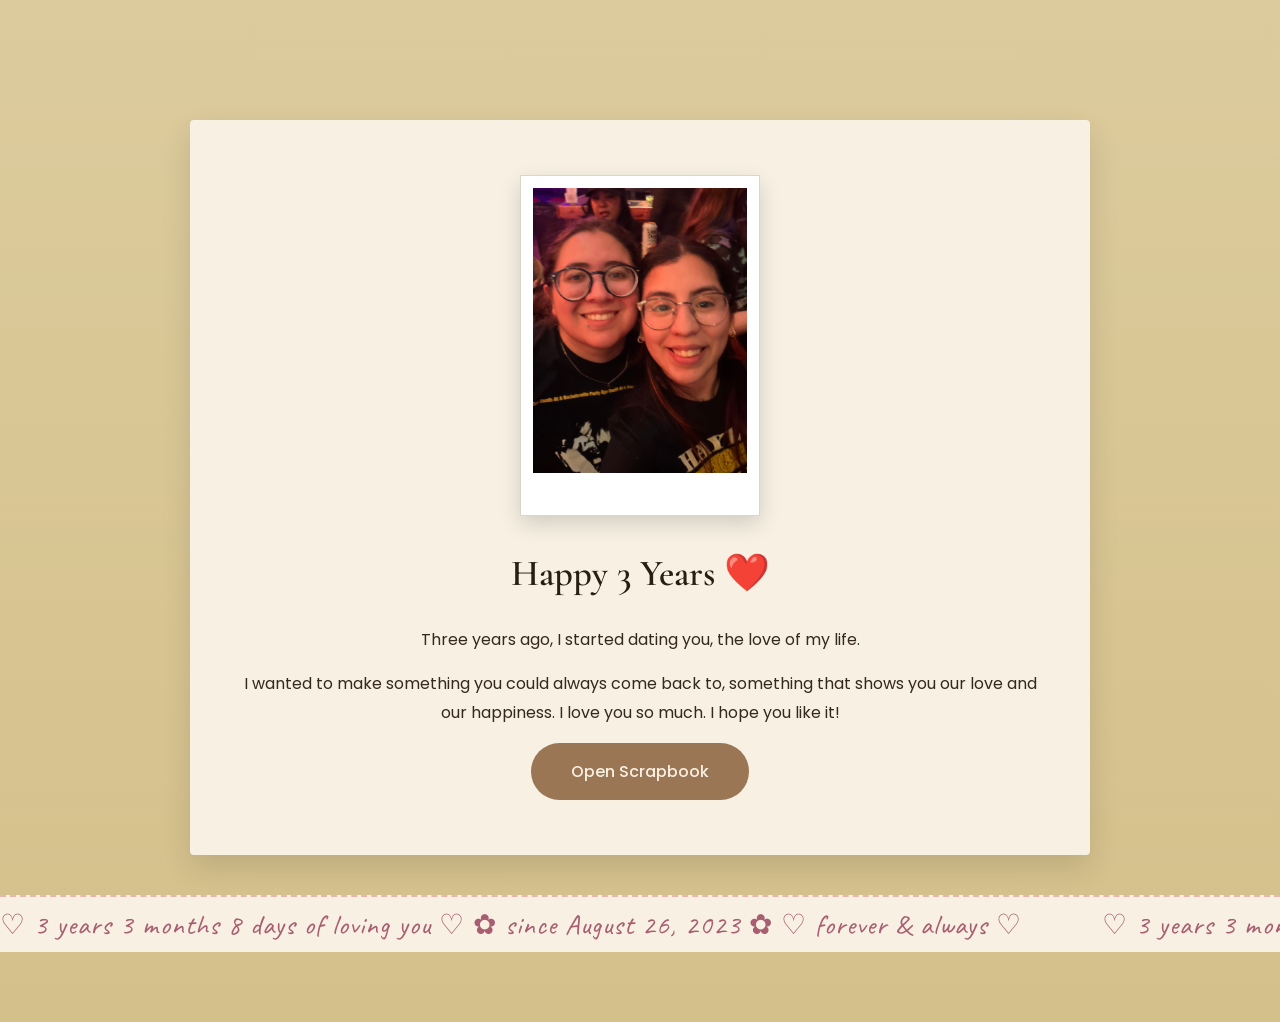
<file: index.html>
<!DOCTYPE html>
<html lang="en">

<head>
    <meta charset="UTF-8">
    <meta name="viewport" content="width=device-width, initial-scale=1.0">

    <title>Happy 3 Years ❤️</title>

    <link rel="preconnect" href="https://fonts.googleapis.com">
    <link rel="preconnect" href="https://fonts.gstatic.com" crossorigin>

    <link href="https://fonts.googleapis.com/css2?family=Caveat:wght@600&family=Cormorant+Garamond:wght@400;600;700&family=Poppins:wght@300;400;500&display=swap" rel="stylesheet">

    <link rel="stylesheet" href="style.css">
</head>


<body>

<header>

    <img src="images/cover.jpg" alt="A photo of us" class="cover-photo">

    <h1>Happy 3 Years ❤️</h1>


    <p>
        Three years ago, I started dating you, the love of my life.
    </p>


    <p>
        I wanted to make something you could always come back to, something that shows you our love and our happiness.
        I love you so much. I hope you like it!
    </p>


    <a href="gallery.html">
        <button>Open Scrapbook</button>
    </a>

</header>



<!-- Anniversary ticker -->
<div class="love-ticker">

    <div class="ticker-track">

        <span id="anniversary-counter">
            ♡ 3 years 0 months 0 days of loving you ♡
        </span>

        <span id="anniversary-counter-copy">
            ♡ 3 years 0 months 0 days of loving you ♡
        </span>

    </div>

</div>

<script src="script.js"></script>

</body>
</html>
</file>
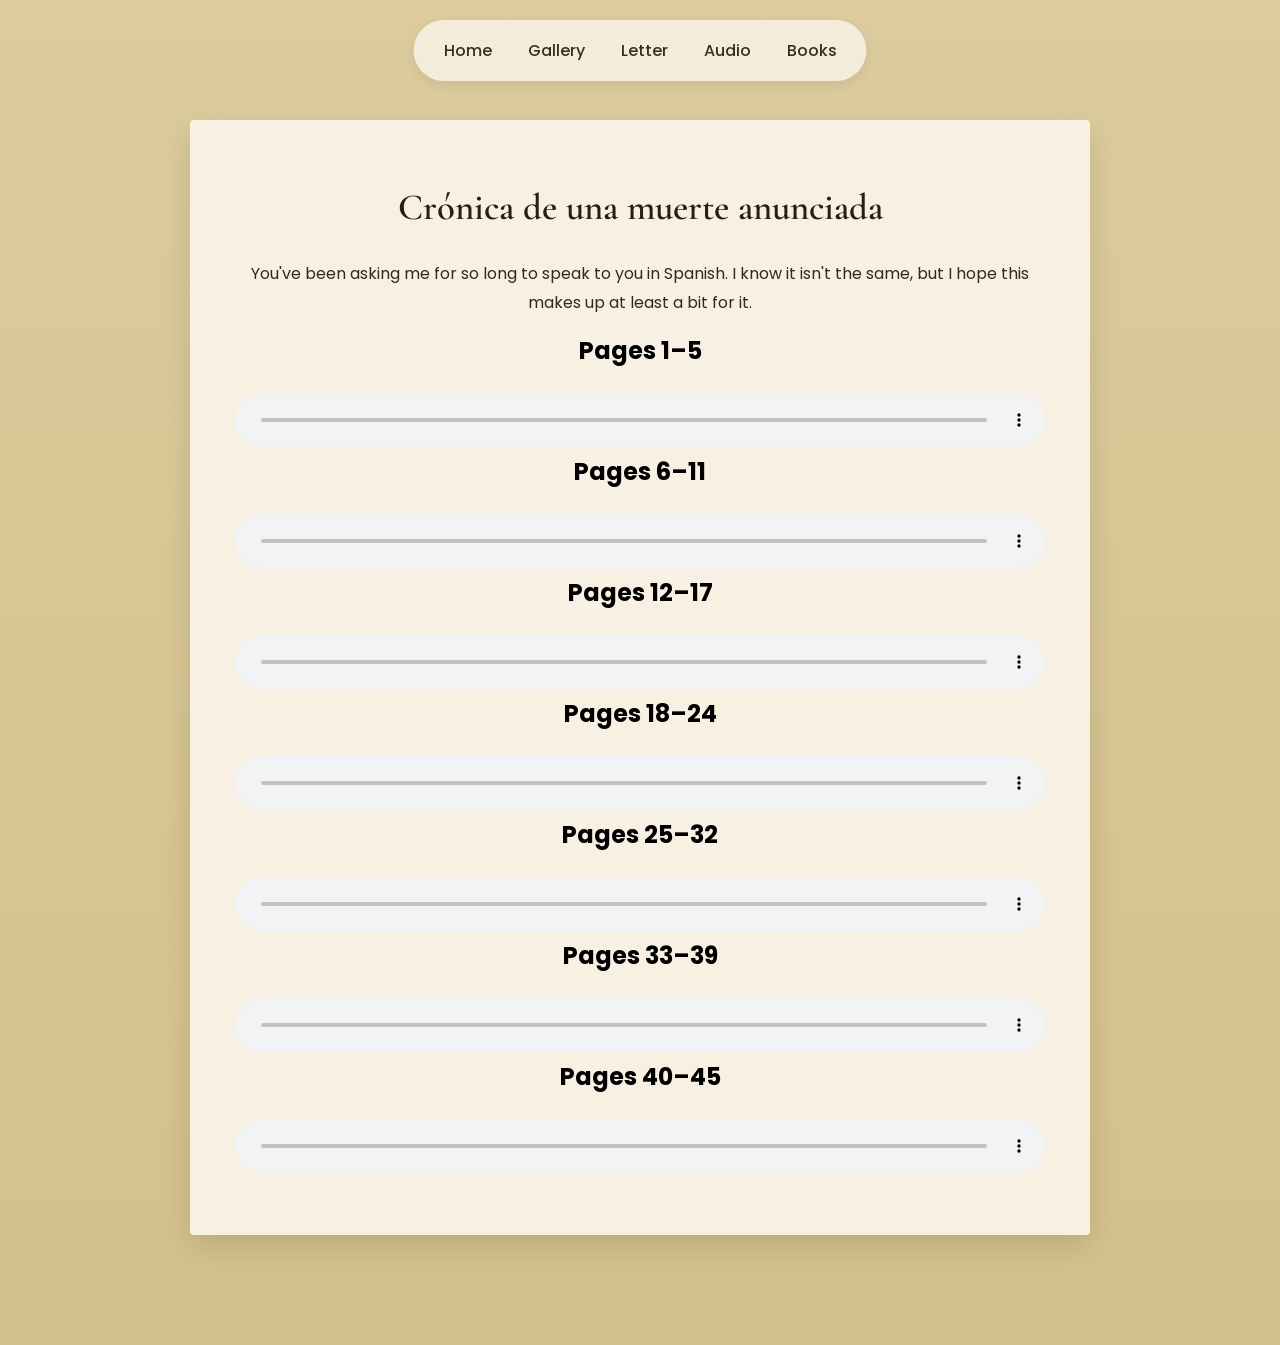
<file: audio.html>
<!DOCTYPE html>
<html lang="en">

<head>
    <meta charset="UTF-8">
    <meta name="viewport" content="width=device-width, initial-scale=1.0">

    <title>Audio ❤️</title>

    <link rel="preconnect" href="https://fonts.googleapis.com">
    <link rel="preconnect" href="https://fonts.gstatic.com" crossorigin>

    <link href="https://fonts.googleapis.com/css2?family=Cormorant+Garamond:wght@400;600;700&family=Poppins:wght@300;400;500&display=swap" rel="stylesheet">

    <link rel="stylesheet" href="style.css">
</head>

<body>

<nav>
    <a href="index.html">Home</a>
    <a href="gallery.html">Gallery</a>
    <a href="letter.html">Letter</a>
    <a href="audio.html">Audio</a>
    <a href="books.html">Books</a>
</nav>


<header>

    <h1>Crónica de una muerte anunciada</h1>

    <p>
        You've been asking me for so long to speak to you in Spanish.
        I know it isn't the same, but I hope this makes up at least a bit for it.
    </p>


    <!-- PART 1 -->

    <h2>Pages 1–5</h2>

    <audio controls>
        <source src="audio/reading-part-1.m4a" type="audio/mp4">
        Your browser does not support audio.
    </audio>


    <!-- PART 2 -->

    <h2>Pages 6–11</h2>

    <audio controls>
        <source src="audio/reading-part-2.m4a" type="audio/mp4">
        Your browser does not support audio.
    </audio>


    <!-- PART 3 -->

    <h2>Pages 12–17</h2>

    <audio controls>
        <source src="audio/reading-part-3.m4a" type="audio/mp4">
        Your browser does not support audio.
    </audio>


    <!-- PART 4 -->

    <h2>Pages 18–24</h2>

    <audio controls>
        <source src="audio/reading-part-4.m4a" type="audio/mp4">
        Your browser does not support audio.
    </audio>


    <!-- PART 5 -->

    <h2>Pages 25–32</h2>

    <audio controls>
        <source src="audio/reading-part-5.m4a" type="audio/mp4">
        Your browser does not support audio.
    </audio>


    <!-- PART 6 -->

    <h2>Pages 33–39</h2>

    <audio controls>
        <source src="audio/reading-part-6.m4a" type="audio/mp4">
        Your browser does not support audio.
    </audio>


    <!-- PART 7 -->

    <h2>Pages 40–45</h2>

    <audio controls>
        <source src="audio/reading-part-7.m4a" type="audio/mp4">
        Your browser does not support audio.
    </audio>


</header>


<script src="script.js"></script>

</body>

</html>
</file>
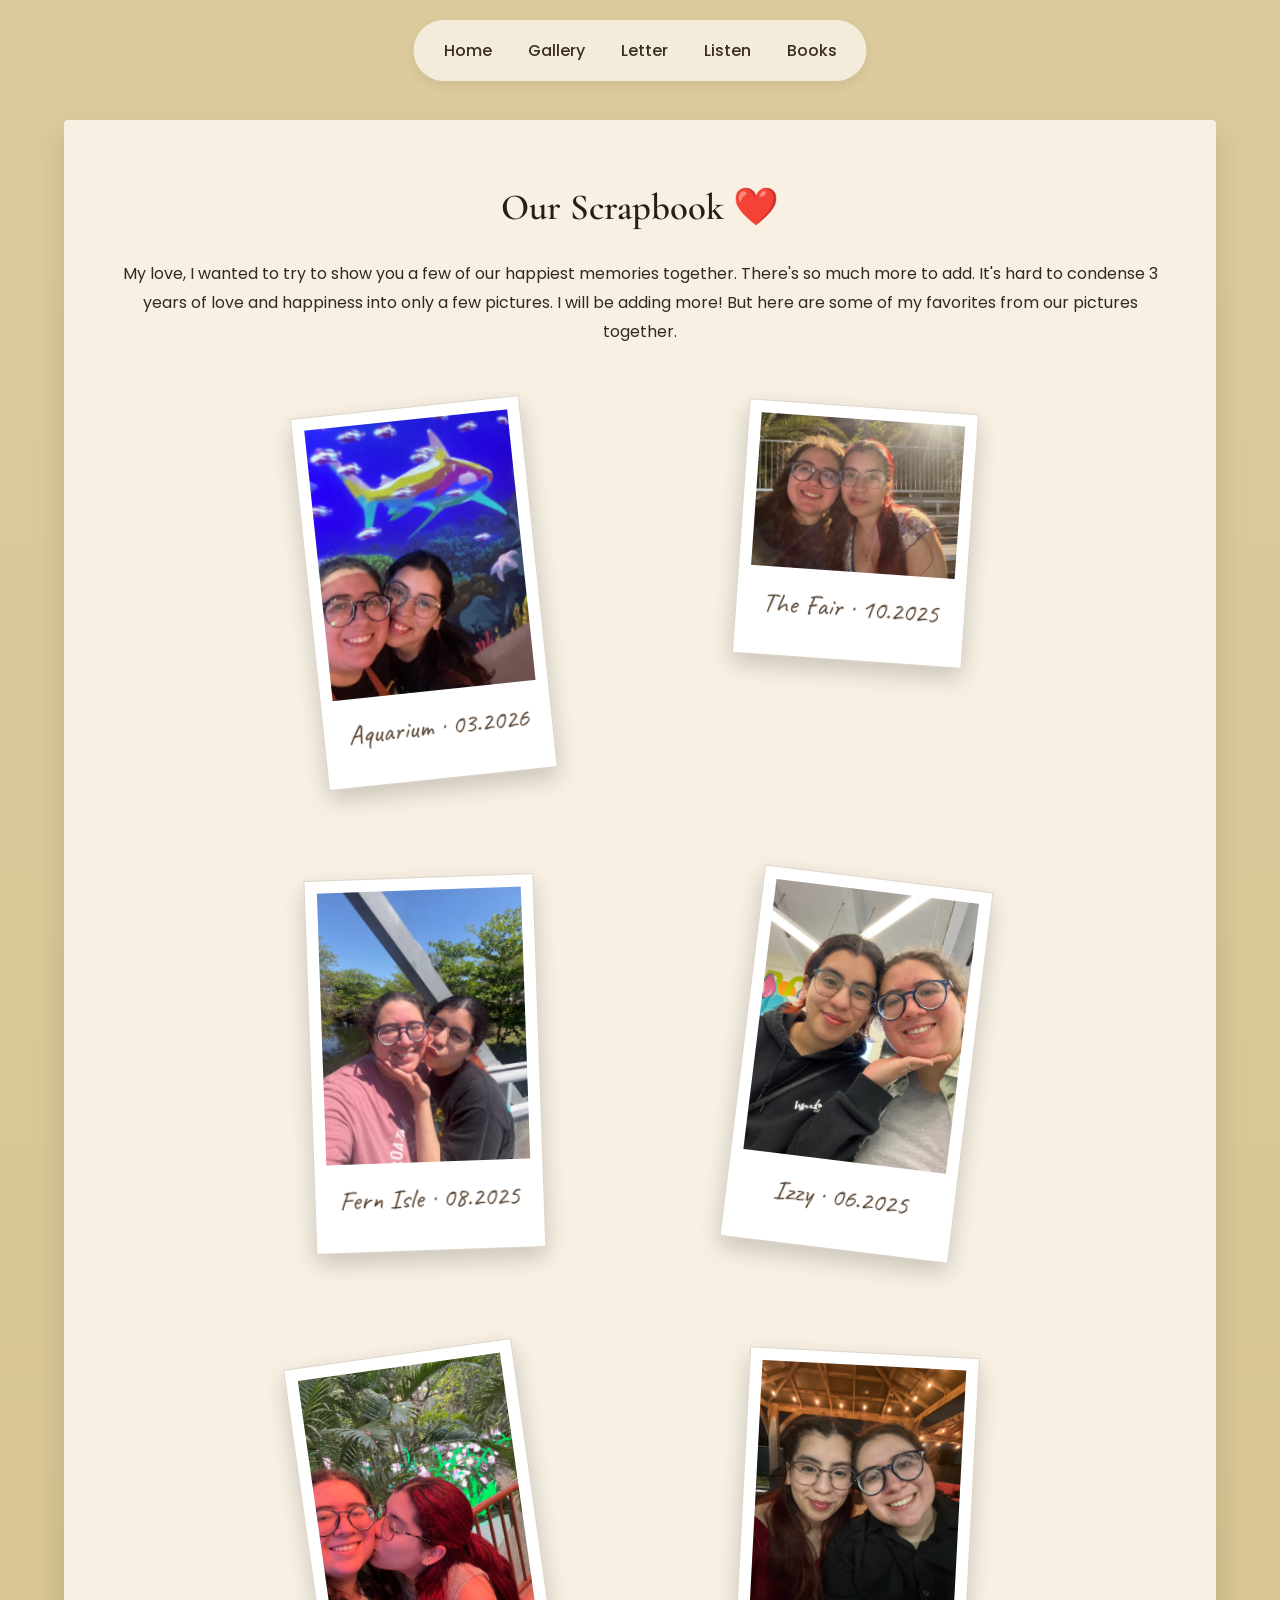
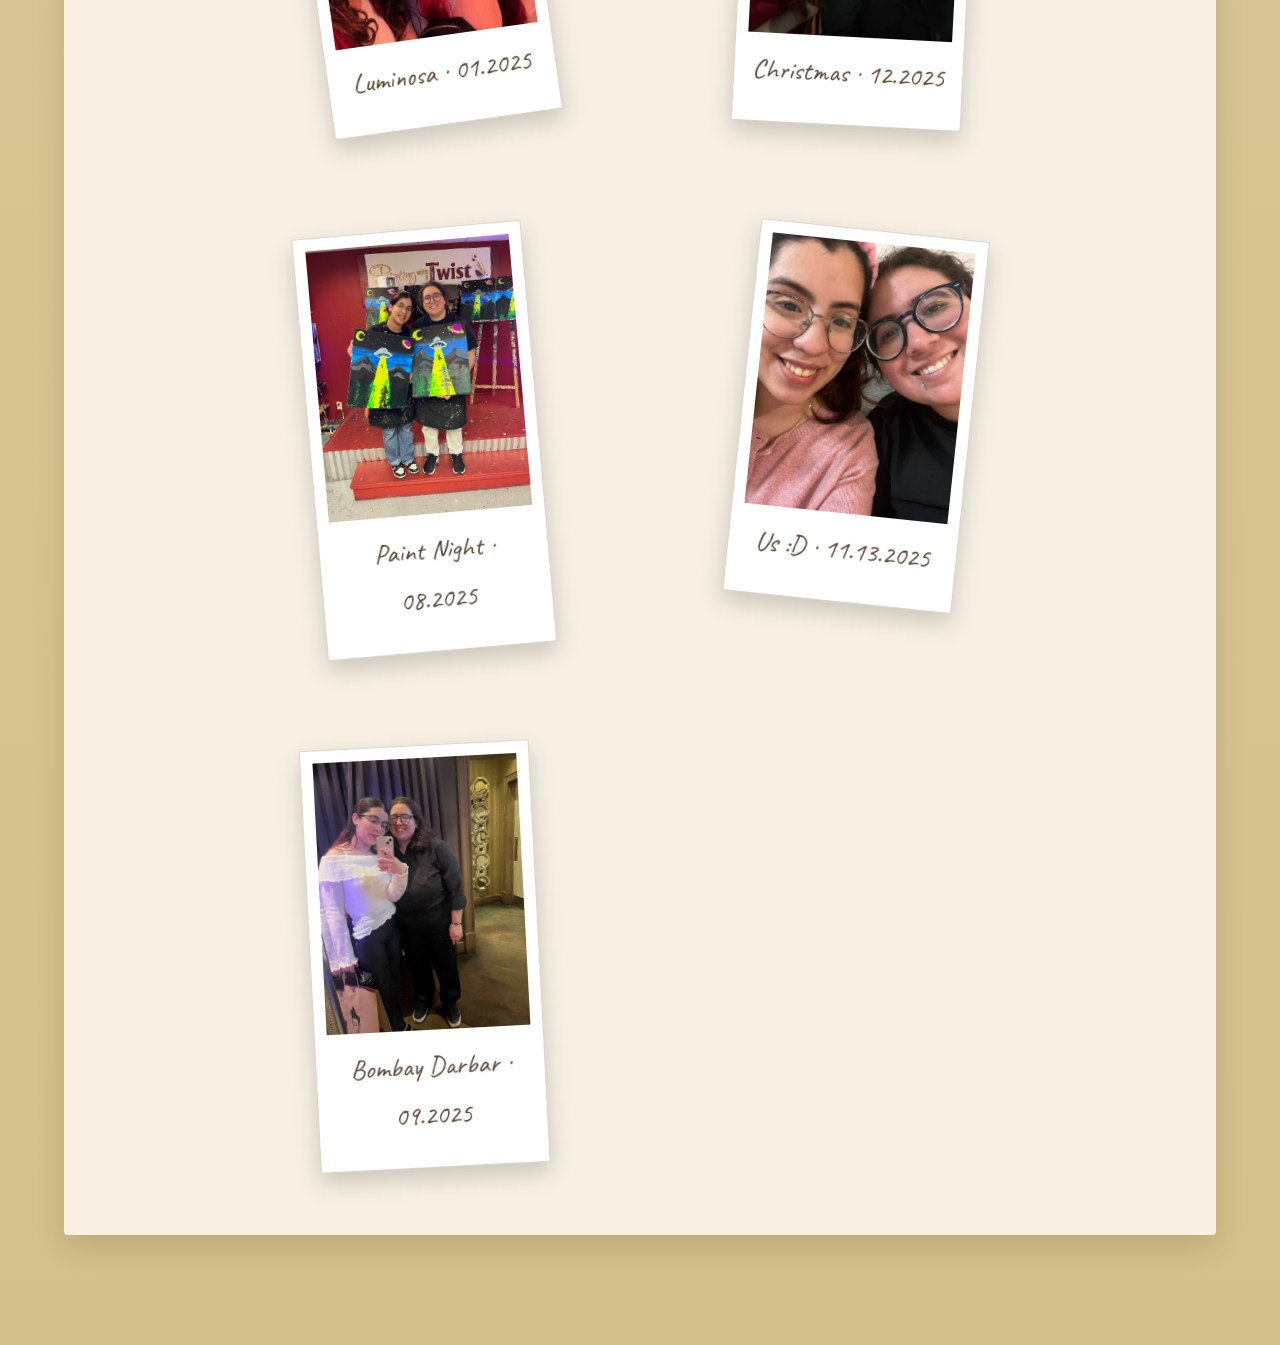
<file: gallery.html>
<!DOCTYPE html>
<html lang="en">

<head>
    <meta charset="UTF-8">
    <meta name="viewport" content="width=device-width, initial-scale=1.0">
    <title>Gallery ❤️</title>

    <link href="https://fonts.googleapis.com/css2?family=Caveat:wght@600&family=Cormorant+Garamond:wght@400;600;700&family=Poppins:wght@300;400;500&display=swap" rel="stylesheet">

    <link rel="stylesheet" href="style.css">
</head>

<body>

    <nav>
        <a href="index.html">Home</a>
        <a href="gallery.html">Gallery</a>
        <a href="letter.html">Letter</a>
        <a href="audio.html">Listen</a>
        <a href="books.html">Books</a>
    </nav>

    <header class="gallery-page">

        <h1>Our Scrapbook ❤️</h1>

        <p>
            My love, I wanted to try to show you a few of our happiest memories together. There's so much more to add. It's hard to condense 3 years of love and happiness into only a few pictures. I will be adding more! But here are some of my favorites from our pictures together. 
            
        </p>


<div class="gallery">

    <div class="polaroid">
        <div class="polaroid-inner">
            <div class="polaroid-front">
                <img src="images/atlaquarium.jpg" alt="Atlanta Aquarium">
                <p class="caption">Aquarium · 03.2026</p>
            </div>
            <div class="polaroid-back">
                <p>We went on a big road trip to ATL for HW and had a beautiful date at the aquarium. I love the whale shark. </p>
            </div>
        </div>
    </div>

    <div class="polaroid">
        <div class="polaroid-inner">
            <div class="polaroid-front">
                <img src="images/fair1.jpg" alt="Fair">
                <p class="caption">The Fair · 10.2025</p>
            </div>
            <div class="polaroid-back">
                <p>This was our second time going to the fair together. We loved the pig races :D</p>
            </div>
        </div>
    </div>

    <div class="polaroid">
        <div class="polaroid-inner">
            <div class="polaroid-front">
                <img src="images/fernisle.jpg" alt="Fern Isle">
                <p class="caption">Fern Isle · 08.2025</p>
            </div>
            <div class="polaroid-back">
                <p>One of our favorite places to go for a walk. I love going and people watching and looking at the ducks and chickens with you.</p>
            </div>
        </div>
    </div>

    <div class="polaroid">
        <div class="polaroid-inner">
            <div class="polaroid-front">
                <img src="images/izzy.jpg" alt="Izzy">
                <p class="caption">Izzy · 06.2025</p>
            </div>
            <div class="polaroid-back">
                <p>Our first pawventure with a very special girl. Izzy will always have be one of our first babies.</p>
            </div>
        </div>
    </div>

    <div class="polaroid">
        <div class="polaroid-inner">
            <div class="polaroid-front">
                <img src="images/luminosa.jpg" alt="Luminosa">
                <p class="caption">Luminosa · 01.2025</p>
            </div>
            <div class="polaroid-back">
                <p>This was a beautiful experience with you. It's cheesy, but as pretty as everything else was, nothing stood a chance against you. Always you.</p>
            </div>
        </div>
    </div>

    <div class="polaroid">
        <div class="polaroid-inner">
            <div class="polaroid-front">
                <img src="images/newyear.jpg" alt="New Year">
                <p class="caption">Christmas · 12.2025</p>
            </div>
            <div class="polaroid-back">
                <p>This one is honestly maybe the MOST special to me. This was the first time we got to have a Christmas together.</p>
            </div>
        </div>
    </div>

    <div class="polaroid">
        <div class="polaroid-inner">
            <div class="polaroid-front">
                <img src="images/paint.jpg" alt="Paint Night">
                <p class="caption">Paint Night · 08.2025</p>
            </div>
            <div class="polaroid-back">
                <p>This was part of our celebration for our 2nd anniversary. You took me on this beautiful date where we got to paint and we went out of town. It was heaven. </p>
            </div>
        </div>
    </div>

    <div class="polaroid">
        <div class="polaroid-inner">
            <div class="polaroid-front">
                <img src="images/smile.jpg" alt="Smile">
                <p class="caption"> Us :D · 11.13.2025</p>
            </div>
            <div class="polaroid-back">
                <p>Your birthday. The most important day of the year. We got to be at your house together! And we went out to eat ice cream!</p>
            </div>
        </div>
    </div>

    <div class="polaroid">
        <div class="polaroid-inner">
            <div class="polaroid-front">
                <img src="images/mirror.jpg" alt="Mirror">
                <p class="caption">Bombay Darbar · 09.2025</p>
            </div>
            <div class="polaroid-back">
                <p>This was on our 2 year 1 month anniversary. Our first Miami Spice! We ate so much but it was all delicious.</p>
            </div>
        </div>
    </div>

</div>

    </header>
<script src="script.js"></script>
</body>

</html>
</file>
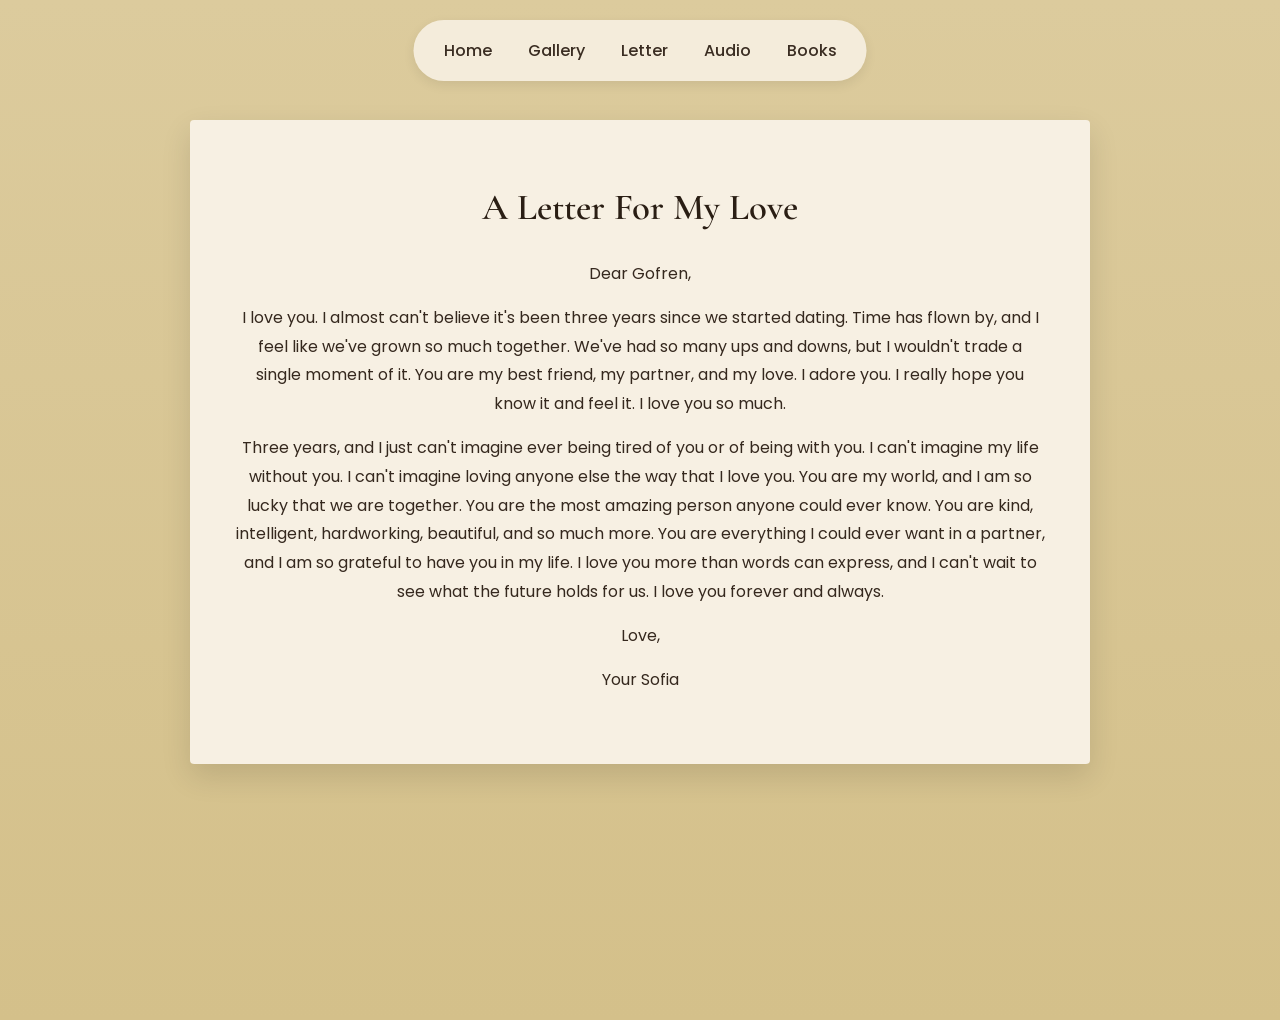
<file: letter.html>
<!DOCTYPE html>
<html lang="en">

<head>
    <meta charset="UTF-8">
    <meta name="viewport" content="width=device-width, initial-scale=1.0">
    <title>Letter ❤️</title>
<link rel="preconnect" href="https://fonts.googleapis.com">
<link rel="preconnect" href="https://fonts.gstatic.com" crossorigin>

<link href="https://fonts.googleapis.com/css2?family=Cormorant+Garamond:wght@400;600;700&family=Poppins:wght@300;400;500&display=swap" rel="stylesheet">
    <link rel="stylesheet" href="style.css">
</head>

<body>

    <nav>
        <a href="index.html">Home</a>
        <a href="gallery.html">Gallery</a>
        <a href="letter.html">Letter</a>
        <a href="audio.html">Audio</a>
        <a href="books.html">Books</a>
    </nav>


    <header>

        <h1>A Letter For My Love</h1>

        <p>
            Dear Gofren,
        </p>

        <p>
            I love you. I almost can't believe it's been three years since we 
        started dating. Time has flown by, and I feel like we've grown so much together. We've had so many ups and downs, but I wouldn't trade a single moment of it. You are my best friend, my partner, and my love. I adore you. I really hope you know it and feel it. I love you so much. 
        </p>
        <p> 
        Three years, and I just can't imagine ever being tired of you or of being with you. I can't imagine my life without you. I can't imagine loving anyone else the way that I love you. You are my world, and I am so lucky that we are together. You are the most amazing person anyone could ever know. You are kind, intelligent, hardworking, beautiful, and so much more. You are everything I could ever want in a partner, and I am so grateful to have you in my life. I love you more than words can express, and I can't wait to see what the future holds for us. I love you forever and always.
</p>
<p>
        Love, 
</p>
<p>
        Your Sofia 
</p>

    </header>

    <script src="script.js"></script>
</body>

</html>
</file>
<file: style.css>
/* Reset some default spacing */
* {
    margin: 0;
    padding: 0;
    box-sizing: border-box;
}

/* Style the whole page */
body {
     background: linear-gradient(
        180deg,
        #DCCB9D 0%,
        #D4C08A 100%
    );

    font-family: "Poppins", sans-serif;

    min-height: 100vh;

    text-align: center;
}

header {
    width: 90%;
    max-width: 900px;

    margin: 120px auto 40px;

    background-color: #F7F0E3;

    padding: 55px 45px;

    border-radius: 4px;
    box-shadow: 0 12px 30px rgba(0, 0, 0, 0.12);
}

h1 {
    font-family: "Cormorant Garamond", serif;
    font-size: 2.3rem;
    font-weight: 600;
    color: #2A1E14;

    margin-top: 10px;
    margin-bottom: 30px;
}

p {
    color:  #35281E;
    font-size: 1rem;
    line-height: 1.8;

    margin-bottom: 15px;
}

button {
    background-color: #9A7655;

    color: #F7F0E3;

    border: none;

    border-radius: 30px;

    padding: 16px 40px;

    font-family: "Poppins", sans-serif;
    font-size: 1rem;
    font-weight: 500;

    cursor: pointer;

    transition: all 0.25s ease;
}

button:hover {
    background-color: #846346;

    transform: translateY(-2px);
}

nav {
    position: fixed;

    top: 20px;
    left: 50%;

    transform: translateX(-50%);

    display: flex;
    gap: 8px;

    background-color: rgba(247, 240, 227, 0.9);

    padding: 10px 16px;

    border-radius: 999px;

    box-shadow: 0 4px 12px rgba(0,0,0,.08);

    z-index: 100;
}

nav a {
    color: #3A2D22;

    text-decoration: none;

    font-weight: 500;

    padding: 8px 14px;

    border-radius: 20px;

    transition: background-color 0.2s ease;
}

nav a:hover {
    background-color: rgba(247, 240, 227, 0.5);
}
audio {
    margin-top: 25px;
    width: 100%;
}

.gallery {
    display: grid;

    grid-template-columns: repeat(2, 230px);

    gap: 75px 200px;

    margin-top: 60px;
    justify-content: center;

    justify-items: center;

    align-items: start;
    width: 100%;
}

.gallery img:nth-child(even) {
    margin-top: 45px;
}

.polaroid:hover {

    transform: scale(1.04) rotate(0deg) translateY(-8px);

    box-shadow: 0 18px 36px rgba(0,0,0,.25);

    z-index: 10;
}

.polaroid img {
    width: 100%;
    height: auto;
    display: block;
}

.cover-photo {
    width: 240px;
    max-width: 100%;

    display: block;
    margin: 0 auto 35px;

    background: white;
    padding: 12px 12px 42px 12px;

    border: 1px solid #DDD5C8;

    box-shadow: 0 8px 20px rgba(0, 0, 0, 0.15);

    object-fit: cover;
}

.polaroid:nth-child(1) { transform: rotate(-6deg); }
.polaroid:nth-child(2) { transform: rotate(4deg); }
.polaroid:nth-child(3) { transform: rotate(-2deg); }
.polaroid:nth-child(4) { transform: rotate(7deg); }
.polaroid:nth-child(5) { transform: rotate(-8deg); }
.polaroid:nth-child(6) { transform: rotate(3deg); }
.polaroid:nth-child(7) { transform: rotate(-5deg); }
.polaroid:nth-child(8) { transform: rotate(6deg); }
.polaroid:nth-child(9) { transform: rotate(-3deg); }
.polaroid:nth-child(10) { transform: rotate(2deg); }

.gallery-page {
    max-width: 1200px;
}

.caption {

    margin-top: 12px;

    font-family: "Caveat", cursive;

    font-size: 1.7rem;

    color: #5B4634;

    text-align: center;
}

.polaroid {
    width: 230px;
    perspective: 1000px;
    cursor: pointer;
}

.polaroid-inner {
    position: relative;
    width: 100%;
    transition: transform 1.1s ease;
    transform-style: preserve-3d;
}

.polaroid.flipped .polaroid-inner {
    transform: rotateY(180deg);
}

.polaroid-front,
.polaroid-back {
    position: absolute;
    width: 100%;

    backface-visibility: hidden;

    background: white;
    border: 1px solid #DDD5C8;
    box-shadow: 0 10px 22px rgba(0,0,0,.18);

    padding: 12px;
}

.polaroid-front img {
    width: 100%;
    display: block;
    height: auto;
}

.polaroid-back {
    transform: rotateY(180deg);

    display: flex;
    align-items: center;
    justify-content: center;
    text-align: center;

    padding: 12px;

    font-family: "Caveat", cursive;
    font-size: 2.4rem;
    color: #5B4634;
}

.polaroid-back p {
    font-size: 1.8rem;
}

.counter {
    margin-top: 50px;
}

.counter p {
    color: #7A6653;
    margin-bottom: 20px;
}

.counter h2 {
    font-family: "Cormorant Garamond", serif;
    font-size: 2.3rem;
    line-height: 1.3;
    color: #2A1E14;
}

/* bottom anniversary ticker */

body {
    padding-bottom: 70px;
}


.love-ticker {
    width: 100%;
    overflow: hidden;
    background: #F7F0E3;
    border-top: 2px dashed #e8b4b8;
    padding: 10px 0;
    margin-top: 40px;
}

.ticker-track {
    display: flex;

    width: max-content;

    animation: scroll 20s linear infinite;
}


.ticker-track span {

    font-family: "Caveat", cursive;

    font-size: 28px;

    color: #a85d70;

    white-space: nowrap;

    padding-right: 80px;

    letter-spacing: 1px;
}


@keyframes scroll {

    from {
        transform: translateX(0);
    }

    to {
        transform: translateX(-50%);
    }

}

/* BOOKS PAGE */

.books-page {
    max-width: 900px;
}


/* BOOKCASE */

.bookcase {

    position: relative;

    width: 520px;

    height:720px;

    margin: 70px auto;


    background:
        linear-gradient(
            90deg,
            #6d472b,
            #8b5e3c,
            #6d472b
        );


    padding: 30px;


    border: 12px solid #5a3822;

    border-radius: 8px;


    box-shadow:
        0 25px 45px rgba(0,0,0,.25),
        inset 0 0 25px rgba(0,0,0,.25);

}



/* individual shelves */

.shelf-row {

    height: 210px;


    display: flex;

    align-items: flex-end;


    gap: 14px;


    padding: 0 20px 18px;


    position: relative;

}



/* wooden shelf boards */

.shelf-row::after {

    content: "";

    position: absolute;

    bottom: 0;

    left: -10px;


    width: calc(100% + 20px);

    height: 18px;


    background: #4d2f1b;


    box-shadow:

        0 5px 8px rgba(0,0,0,.35);

}

/* book spines */

.spine {

    width: 55px;

    height: 175px;


    display: flex;

    justify-content: center;

    align-items: center;


    color: #F7F0E3;


    text-decoration: none;


    writing-mode: vertical-rl;


    font-family: "Cormorant Garamond", serif;

    font-size: 1.25rem;


    border-radius: 3px;


    box-shadow:

        5px 5px 12px rgba(0,0,0,.35);


    transition: .35s ease;


    position: relative;

}

.spine:hover {

    transform:
        translateY(-20px)
        rotate(-3deg);

}

/* book colors */

.book-one {

    background:
    linear-gradient(
        90deg,
        #355C7D,
        #4F81A6
    );

}


.book-two {

    background:
    linear-gradient(
        90deg,
        #8C3B3B,
        #B85C5C
    );

}

.spine::before {
    content: "";
    position: absolute;
    top: 8px;
    left: 8px;
    right: 8px;
    height: 3px;
    background: rgba(255,255,255,0.35);
}

.spine::after {
    content: "";
    position: absolute;
    bottom: 8px;
    left: 8px;
    right: 8px;
    height: 3px;
    background: rgba(255,255,255,0.35);
}

.spine span {
    letter-spacing: 1px;
    font-size: 1.4rem;
    white-space: nowrap;
}

.spine::before,
.spine::after {
    content: "";
    position: absolute;
    left: 8px;
    right: 8px;
    height: 3px;
    background: #D8B56A;
}

.spine::before {
    top: 10px;
}

.spine::after {
    bottom: 10px;
}

/* ===========================
   MOBILE
=========================== */

@media (max-width: 768px) {

    /* Navigation */

    nav{
        width: auto;
        max-width:96%;
        padding:8px;
        gap:6px;

        display: flex;
        justify-content:flex-start;
        flex-wrap:nowrap;

        overflow-x:auto;
        overflow-y:hidden;

        -webkit-overflow-scrolling:touch;
        scrollbar-width:none;
    }

    nav::-webkit-scrollbar{
        display:none;
    }

    nav a{
        flex:0 0 auto;
        font-size:.8rem;
        padding:6px 8px;
    }

    /* Header */

    header{
        width:95%;
        margin-top:120px;
        padding:35px 20px;
    }

    h1{
        font-size:2rem;
    }

    .cover-photo{
        width:180px;
    }

    /* Gallery */

    .gallery{
        grid-template-columns:1fr !important;
        gap:55px;
    }

    .polaroid{
        width:220px;
    }

    .gallery img:nth-child(even){
        margin-top:0;
    }

    .caption{
        font-size:1.3rem;
    }

    .polaroid-back {
    font-size: 1.4rem;
}

    /* Ticker */

    .ticker-track span{
        font-size:16px;
        padding-right:40px;
    }

    /* Bookcase */

    .bookcase{
        width:95%;
        max-width:330px;
        padding:12px;
        border-width:8px;
        height:auto;
    }

    .shelf-row{
        justify-content:flex-start;
        gap:10px;
        height:150px;
        padding:0 5px 15px;
    }

    .spine{
        width:45px;
        height:120px;
        font-size:.75rem;
    }

    .spine span {
    letter-spacing: 0;
    font-size: 1.1rem;
    white-space: nowrap;
}

}
</file>
